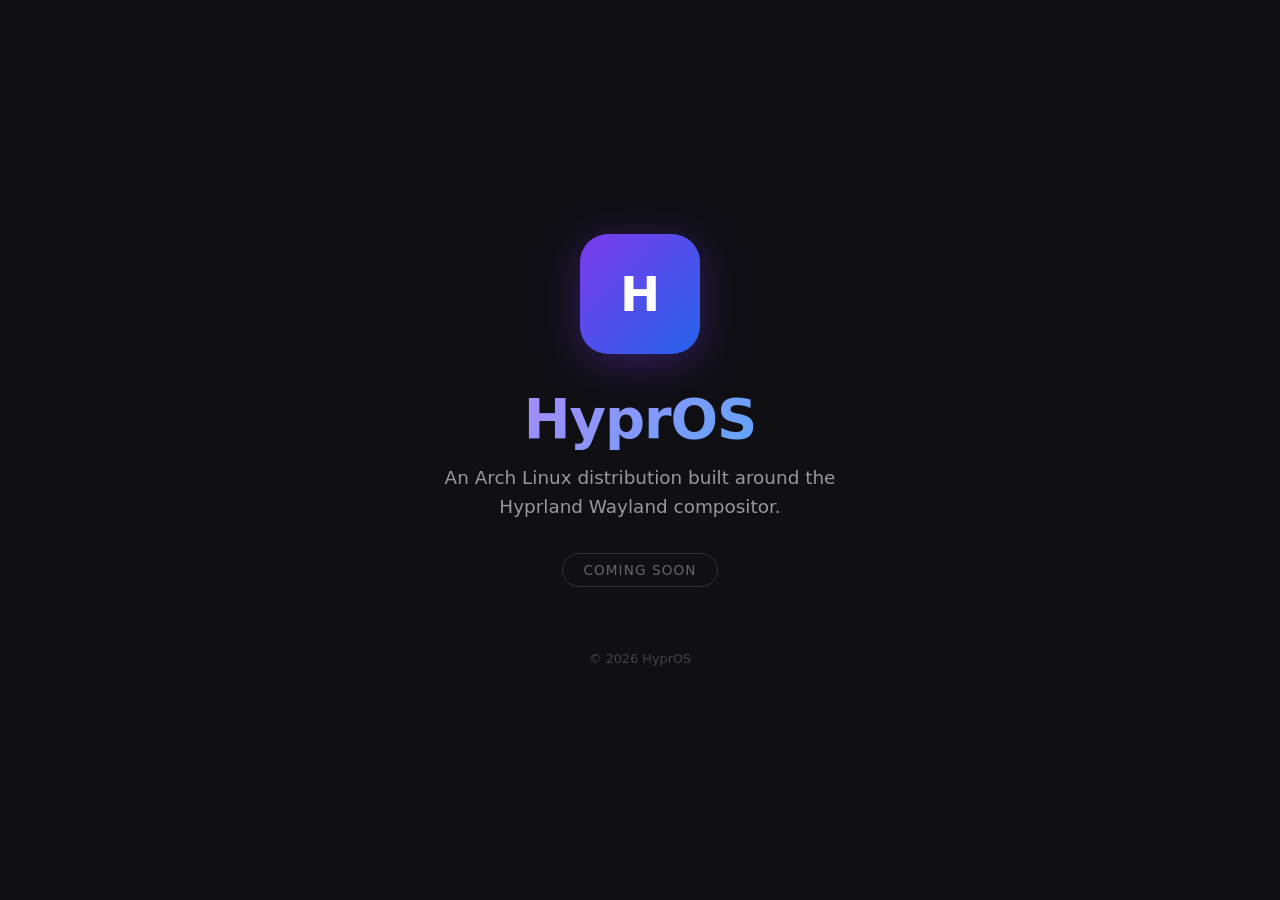
<file: index.html>
<!DOCTYPE html>
<html lang="en">
<head>
  <meta charset="UTF-8">
  <meta name="viewport" content="width=device-width, initial-scale=1.0">
  <title>HyprOS</title>
  <style>
    * { margin: 0; padding: 0; box-sizing: border-box; }
    body {
      font-family: -apple-system, BlinkMacSystemFont, 'Segoe UI', system-ui, sans-serif;
      background: #0f0f14;
      color: #e0e0e8;
      min-height: 100vh;
      display: flex;
      flex-direction: column;
      align-items: center;
      justify-content: center;
      text-align: center;
      padding: 2rem;
    }
    .logo {
      width: 120px;
      height: 120px;
      border-radius: 28px;
      background: linear-gradient(135deg, #7c3aed, #2563eb);
      display: flex;
      align-items: center;
      justify-content: center;
      font-size: 3rem;
      font-weight: 800;
      color: #fff;
      margin-bottom: 2rem;
      box-shadow: 0 8px 40px rgba(124, 58, 237, .35);
    }
    h1 {
      font-size: 3.5rem;
      font-weight: 700;
      letter-spacing: -.02em;
      background: linear-gradient(135deg, #a78bfa, #60a5fa);
      -webkit-background-clip: text;
      -webkit-text-fill-color: transparent;
      background-clip: text;
    }
    p {
      font-size: 1.15rem;
      color: #999;
      margin-top: .75rem;
      max-width: 480px;
      line-height: 1.6;
    }
    .badge {
      display: inline-block;
      margin-top: 2rem;
      padding: .5rem 1.25rem;
      border: 1px solid #333;
      border-radius: 999px;
      font-size: .85rem;
      color: #666;
      text-transform: uppercase;
      letter-spacing: .08em;
    }
    footer {
      margin-top: 4rem;
      font-size: .8rem;
      color: #444;
    }
  </style>
</head>
<body>
  <div class="logo">H</div>
  <h1>HyprOS</h1>
  <p>An Arch Linux distribution built around the Hyprland Wayland compositor.</p>
  <div class="badge">Coming soon</div>
  <footer>&copy; 2026 HyprOS</footer>
</body>
</html>
</file>
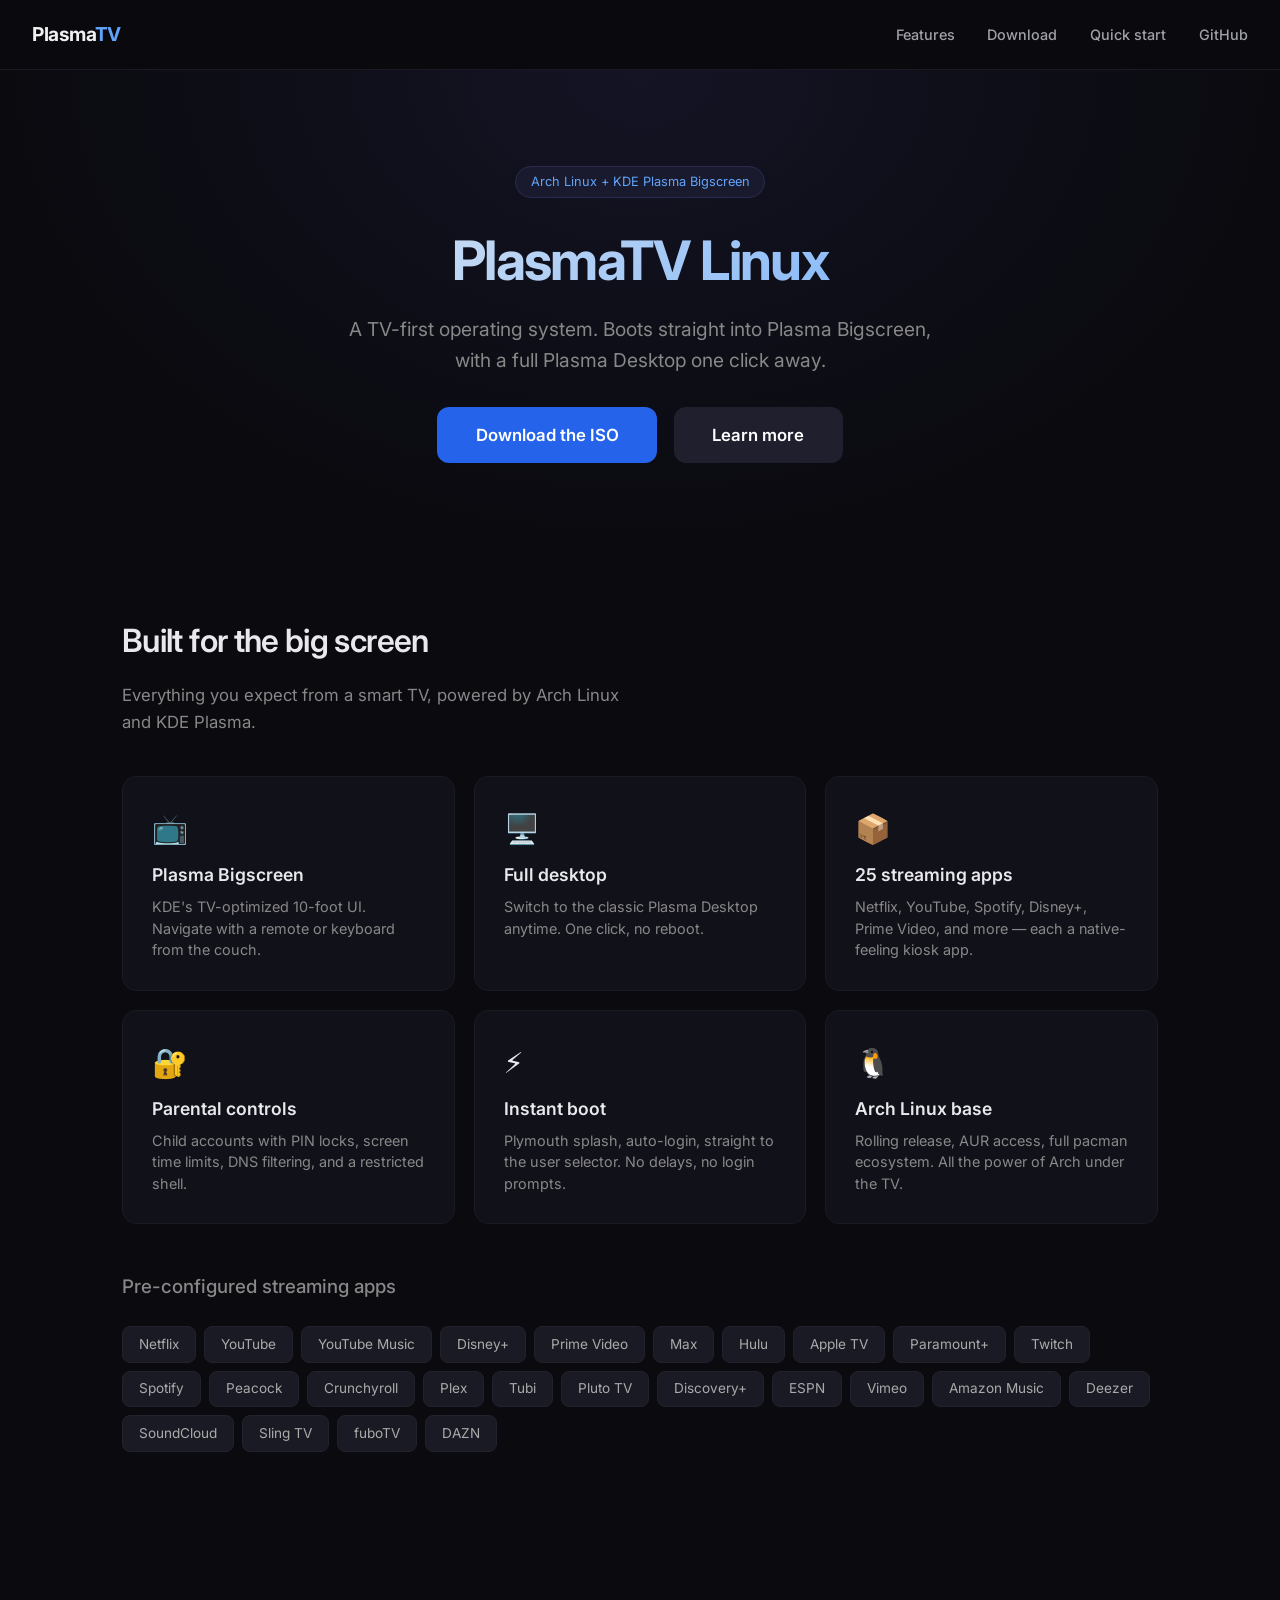
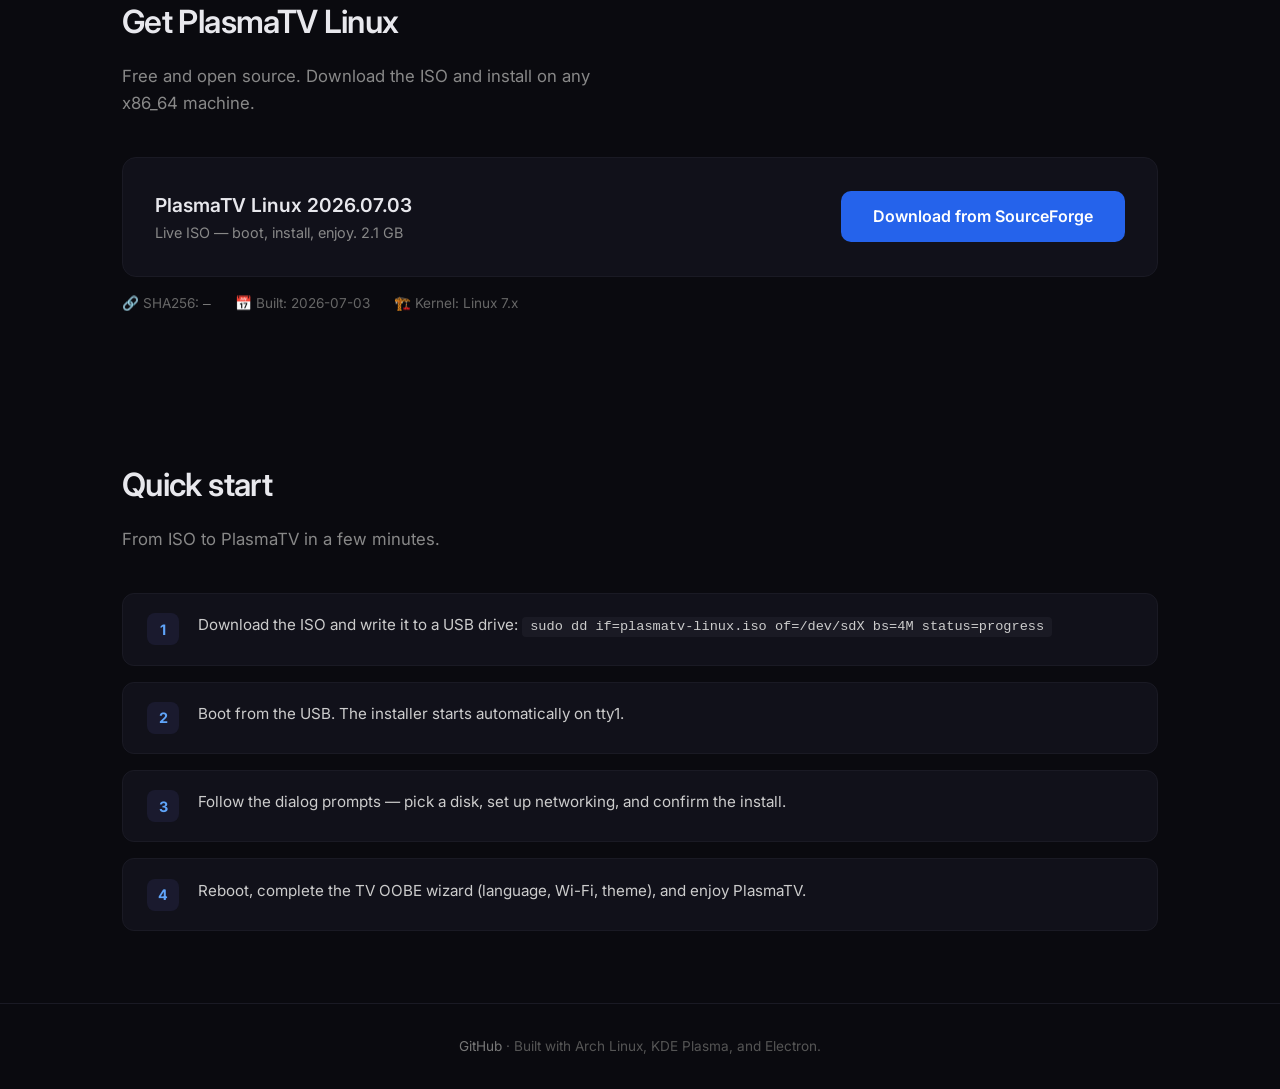
<file: docs/index.html>
<!DOCTYPE html>
<html lang="en">
<head>
  <meta charset="UTF-8">
  <meta name="viewport" content="width=device-width, initial-scale=1.0">
  <title>PlasmaTV Linux — A TV-first Arch Linux distro</title>
  <link rel="preconnect" href="https://fonts.googleapis.com">
  <link href="https://fonts.googleapis.com/css2?family=Inter:wght@300;400;500;600;700&display=swap" rel="stylesheet">
  <style>
    * { margin:0; padding:0; box-sizing:border-box; }
    html { scroll-behavior: smooth; }
    body {
      font-family: 'Inter', -apple-system, system-ui, sans-serif;
      background: #0a0a0f;
      color: #e8e8ed;
      line-height: 1.6;
    }
    a { color: #60a5fa; text-decoration: none; }
    a:hover { text-decoration: underline; }
    .container { max-width: 1100px; margin: 0 auto; padding: 0 2rem; }

    /* Nav */
    nav {
      display: flex; justify-content: space-between; align-items: center;
      padding: 1.2rem 2rem; background: rgba(10,10,15,.85); backdrop-filter: blur(12px);
      position: sticky; top: 0; z-index: 100; border-bottom: 1px solid #1a1a24;
    }
    nav .logo { font-weight: 700; font-size: 1.2rem; color: #f0f0f0; letter-spacing: -.02em; }
    nav .logo span { color: #60a5fa; }
    nav a { color: #a0a0a8; margin-left: 1.8rem; font-size: .9rem; font-weight: 500; }
    nav a:hover { color: #f0f0f0; text-decoration: none; }

    /* Hero */
    .hero {
      padding: 6rem 0 5rem; text-align: center;
      background: radial-gradient(ellipse at 50% 0%, #141425 0%, #0a0a0f 70%);
    }
    .hero h1 { font-size: 3.4rem; font-weight: 700; letter-spacing: -.03em; margin-bottom: .6rem; background: linear-gradient(135deg,#f0f0f0 0%,#60a5fa 100%); -webkit-background-clip: text; -webkit-text-fill-color: transparent; }
    .hero p { font-size: 1.2rem; color: #888; max-width: 600px; margin: 0 auto 2rem; }
    .hero .btn {
      display: inline-block; background: #2563eb; color: #fff; padding: .9rem 2.4rem;
      border-radius: 12px; font-weight: 600; font-size: 1.05rem;
      transition: background .15s, transform .1s; border: none; cursor: pointer;
    }
    .hero .btn:hover { background: #3b82f6; transform: translateY(-1px); text-decoration: none; }
    .hero .btn.secondary { background: #1f1f2e; margin-left: .8rem; }
    .hero .btn.secondary:hover { background: #2a2a3e; }
    .hero .badge {
      display: inline-block; background: #1a1a2e; color: #60a5fa; font-size: .8rem;
      padding: .3rem .9rem; border-radius: 20px; margin-bottom: 1.2rem;
      border: 1px solid #2a2a4e;
    }

    /* Sections */
    section { padding: 4.5rem 0; }
    section h2 { font-size: 2rem; font-weight: 600; letter-spacing: -.02em; margin-bottom: 1rem; }
    section .sub { color: #888; font-size: 1.05rem; margin-bottom: 2.5rem; max-width: 500px; }

    /* Features */
    .features { display: grid; grid-template-columns: repeat(auto-fit, minmax(280px, 1fr)); gap: 1.2rem; }
    .feature {
      background: #11111a; border: 1px solid #1a1a24; border-radius: 14px;
      padding: 1.8rem; transition: border-color .15s;
    }
    .feature:hover { border-color: #2a2a3e; }
    .feature .icon { font-size: 1.8rem; margin-bottom: .6rem; }
    .feature h3 { font-size: 1.1rem; font-weight: 600; margin-bottom: .4rem; }
    .feature p { font-size: .9rem; color: #888; line-height: 1.5; }

    /* Streaming grid */
    .streaming-grid { display: flex; flex-wrap: wrap; gap: .5rem; margin-top: 1.5rem; }
    .streaming-grid span {
      background: #1a1a24; border: 1px solid #22222e; border-radius: 8px;
      padding: .4rem 1rem; font-size: .85rem; color: #aaa;
    }

    /* Download */
    .download-box {
      background: #11111a; border: 1px solid #1a1a24; border-radius: 14px;
      padding: 2rem; display: flex; align-items: center; justify-content: space-between;
      flex-wrap: wrap; gap: 1rem;
    }
    .download-box .info h3 { font-size: 1.2rem; font-weight: 600; }
    .download-box .info p { color: #888; font-size: .9rem; }
    .download-box .btn { background: #2563eb; color: #fff; padding: .8rem 2rem; border-radius: 10px; font-weight: 600; white-space: nowrap; }
    .download-box .btn:hover { background: #3b82f6; text-decoration: none; }
    .iso-meta { margin-top: 1rem; display: flex; gap: 1.5rem; flex-wrap: wrap; font-size: .85rem; color: #666; }

    /* Quick start */
    .steps { display: flex; flex-direction: column; gap: 1rem; }
    .step {
      display: flex; gap: 1.2rem; align-items: flex-start;
      background: #11111a; border: 1px solid #1a1a24; border-radius: 12px; padding: 1.2rem 1.5rem;
    }
    .step .num {
      background: #1a1a2e; color: #60a5fa; width: 32px; height: 32px;
      border-radius: 8px; display: flex; align-items: center; justify-content: center;
      font-weight: 700; font-size: .9rem; flex-shrink: 0;
    }
    .step .text { font-size: .95rem; color: #ccc; }
    .step .text code { background: #1a1a24; padding: .15rem .5rem; border-radius: 4px; font-size: .85rem; }

    /* Footer */
    footer {
      border-top: 1px solid #1a1a24; padding: 2rem 0; text-align: center;
      color: #555; font-size: .85rem;
    }
    footer a { color: #777; }

    @media (max-width: 640px) {
      .hero h1 { font-size: 2.2rem; }
      nav a { margin-left: 1rem; font-size: .8rem; }
      .download-box { flex-direction: column; align-items: stretch; text-align: center; }
      .download-box .btn { text-align: center; }
    }
  </style>
</head>
<body>
  <nav>
    <div class="logo">Plasma<span>TV</span></div>
    <div>
      <a href="#features">Features</a>
      <a href="#download">Download</a>
      <a href="#quickstart">Quick start</a>
      <a href="https://github.com/plasmatv-linux/PlasmaTV-Linux" target="_blank">GitHub</a>
    </div>
  </nav>

  <section class="hero">
    <div class="container">
      <div class="badge">Arch Linux + KDE Plasma Bigscreen</div>
      <h1>PlasmaTV Linux</h1>
      <p>A TV-first operating system. Boots straight into Plasma Bigscreen, with a full Plasma Desktop one click away.</p>
      <a href="#download" class="btn">Download the ISO</a>
      <a href="#features" class="btn secondary">Learn more</a>
    </div>
  </section>

  <section id="features">
    <div class="container">
      <h2>Built for the big screen</h2>
      <p class="sub">Everything you expect from a smart TV, powered by Arch Linux and KDE Plasma.</p>
      <div class="features">
        <div class="feature">
          <div class="icon">📺</div>
          <h3>Plasma Bigscreen</h3>
          <p>KDE's TV-optimized 10-foot UI. Navigate with a remote or keyboard from the couch.</p>
        </div>
        <div class="feature">
          <div class="icon">🖥️</div>
          <h3>Full desktop</h3>
          <p>Switch to the classic Plasma Desktop anytime. One click, no reboot.</p>
        </div>
        <div class="feature">
          <div class="icon">📦</div>
          <h3>25 streaming apps</h3>
          <p>Netflix, YouTube, Spotify, Disney+, Prime Video, and more — each a native-feeling kiosk app.</p>
        </div>
        <div class="feature">
          <div class="icon">🔐</div>
          <h3>Parental controls</h3>
          <p>Child accounts with PIN locks, screen time limits, DNS filtering, and a restricted shell.</p>
        </div>
        <div class="feature">
          <div class="icon">⚡</div>
          <h3>Instant boot</h3>
          <p>Plymouth splash, auto-login, straight to the user selector. No delays, no login prompts.</p>
        </div>
        <div class="feature">
          <div class="icon">🐧</div>
          <h3>Arch Linux base</h3>
          <p>Rolling release, AUR access, full pacman ecosystem. All the power of Arch under the TV.</p>
        </div>
      </div>

      <h3 style="margin-top:3rem; font-weight:500; color:#888;">Pre-configured streaming apps</h3>
      <div class="streaming-grid">
        <span>Netflix</span><span>YouTube</span><span>YouTube Music</span><span>Disney+</span>
        <span>Prime Video</span><span>Max</span><span>Hulu</span><span>Apple TV</span>
        <span>Paramount+</span><span>Twitch</span><span>Spotify</span><span>Peacock</span>
        <span>Crunchyroll</span><span>Plex</span><span>Tubi</span><span>Pluto TV</span>
        <span>Discovery+</span><span>ESPN</span><span>Vimeo</span><span>Amazon Music</span>
        <span>Deezer</span><span>SoundCloud</span><span>Sling TV</span><span>fuboTV</span>
        <span>DAZN</span>
      </div>
    </div>
  </section>

  <section id="download">
    <div class="container">
      <h2>Get PlasmaTV Linux</h2>
      <p class="sub">Free and open source. Download the ISO and install on any x86_64 machine.</p>
      <div class="download-box">
        <div class="info">
          <h3>PlasmaTV Linux 2026.07.03</h3>
          <p>Live ISO — boot, install, enjoy. 2.1 GB</p>
        </div>
        <a class="btn" href="https://sourceforge.net/projects/plasmatv-linux/files/latest/download" target="_blank">Download from SourceForge</a>
      </div>
      <div class="iso-meta">
        <span>🔗 SHA256: <code style="color:#888;font-size:.8rem;">—</code></span>
        <span>📅 Built: 2026-07-03</span>
        <span>🏗️ Kernel: Linux 7.x</span>
      </div>
    </div>
  </section>

  <section id="quickstart">
    <div class="container">
      <h2>Quick start</h2>
      <p class="sub">From ISO to PlasmaTV in a few minutes.</p>
      <div class="steps">
        <div class="step">
          <div class="num">1</div>
          <div class="text">Download the ISO and write it to a USB drive: <code>sudo dd if=plasmatv-linux.iso of=/dev/sdX bs=4M status=progress</code></div>
        </div>
        <div class="step">
          <div class="num">2</div>
          <div class="text">Boot from the USB. The installer starts automatically on tty1.</div>
        </div>
        <div class="step">
          <div class="num">3</div>
          <div class="text">Follow the dialog prompts — pick a disk, set up networking, and confirm the install.</div>
        </div>
        <div class="step">
          <div class="num">4</div>
          <div class="text">Reboot, complete the TV OOBE wizard (language, Wi-Fi, theme), and enjoy PlasmaTV.</div>
        </div>
      </div>
    </div>
  </section>

  <footer>
    <div class="container">
      <p><a href="https://github.com/plasmatv-linux/PlasmaTV-Linux">GitHub</a> &middot; Built with Arch Linux, KDE Plasma, and Electron.</p>
    </div>
  </footer>
</body>
</html>
</file>
